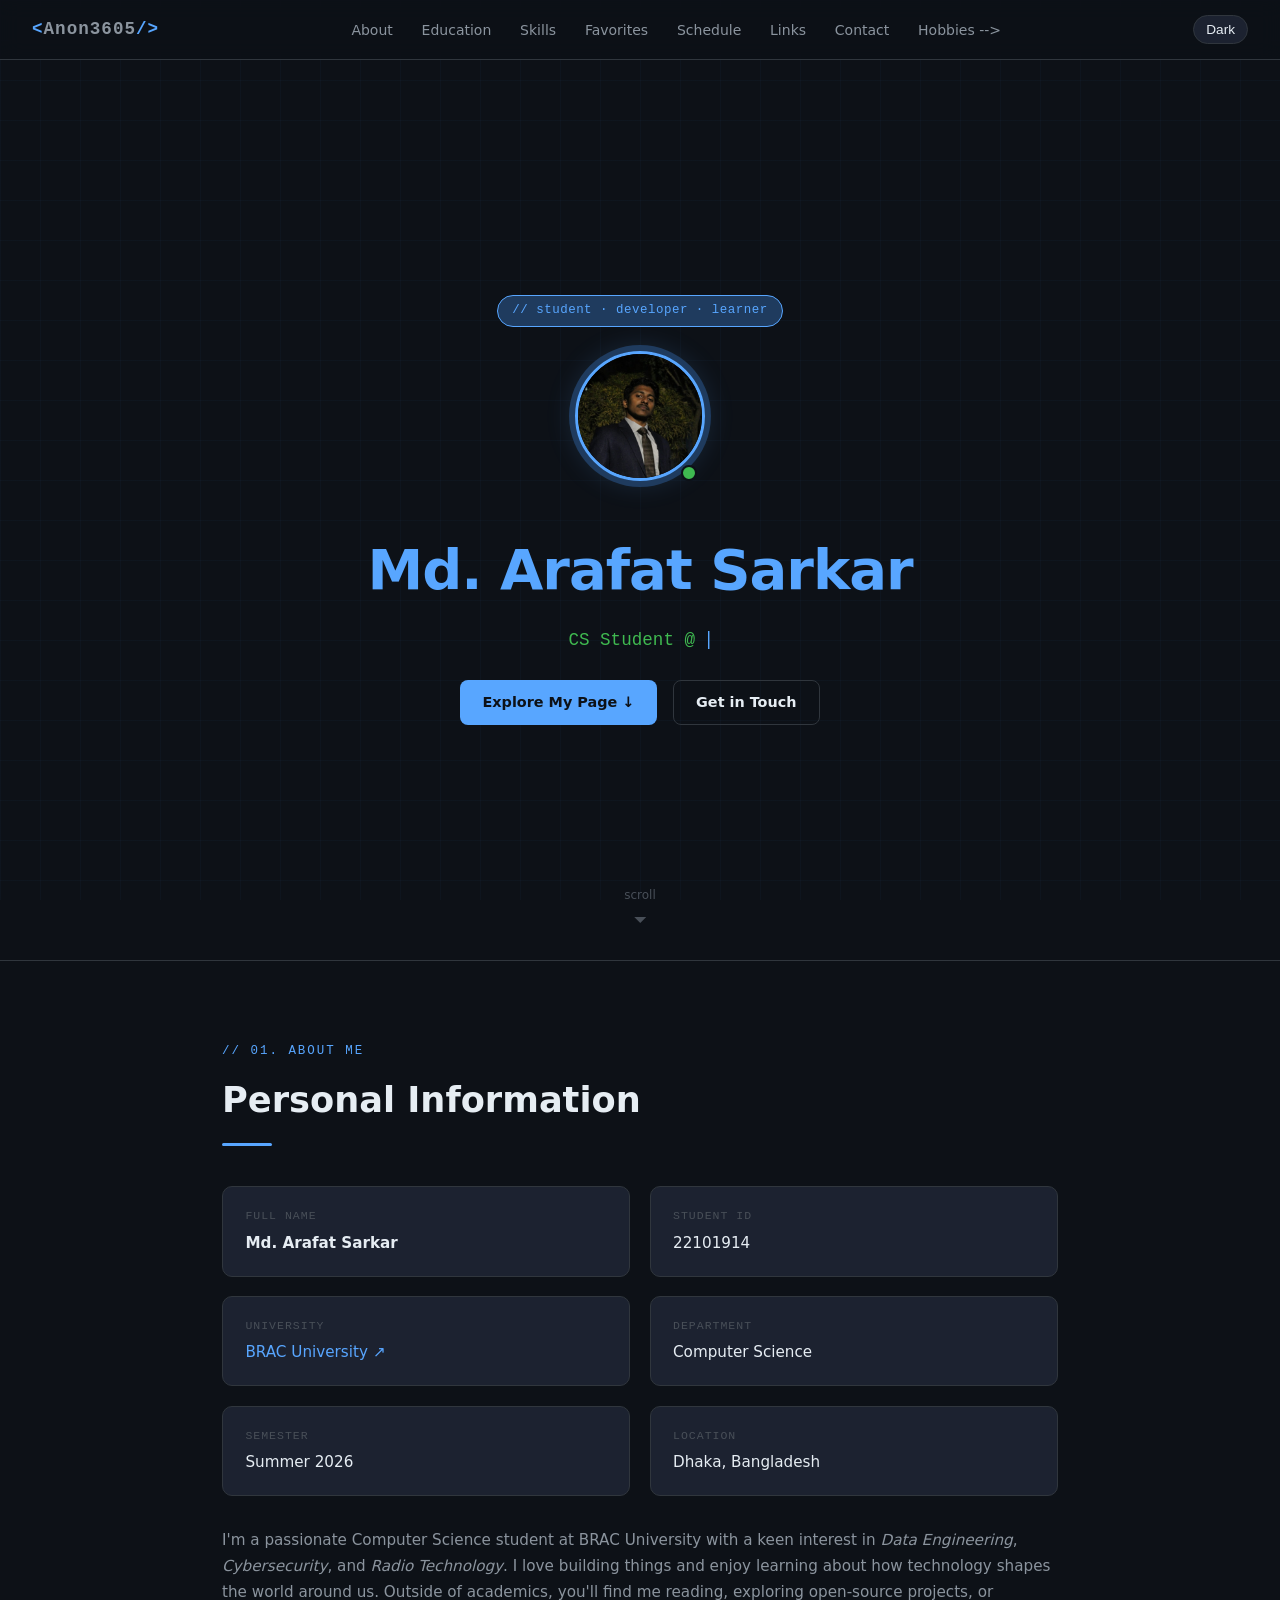
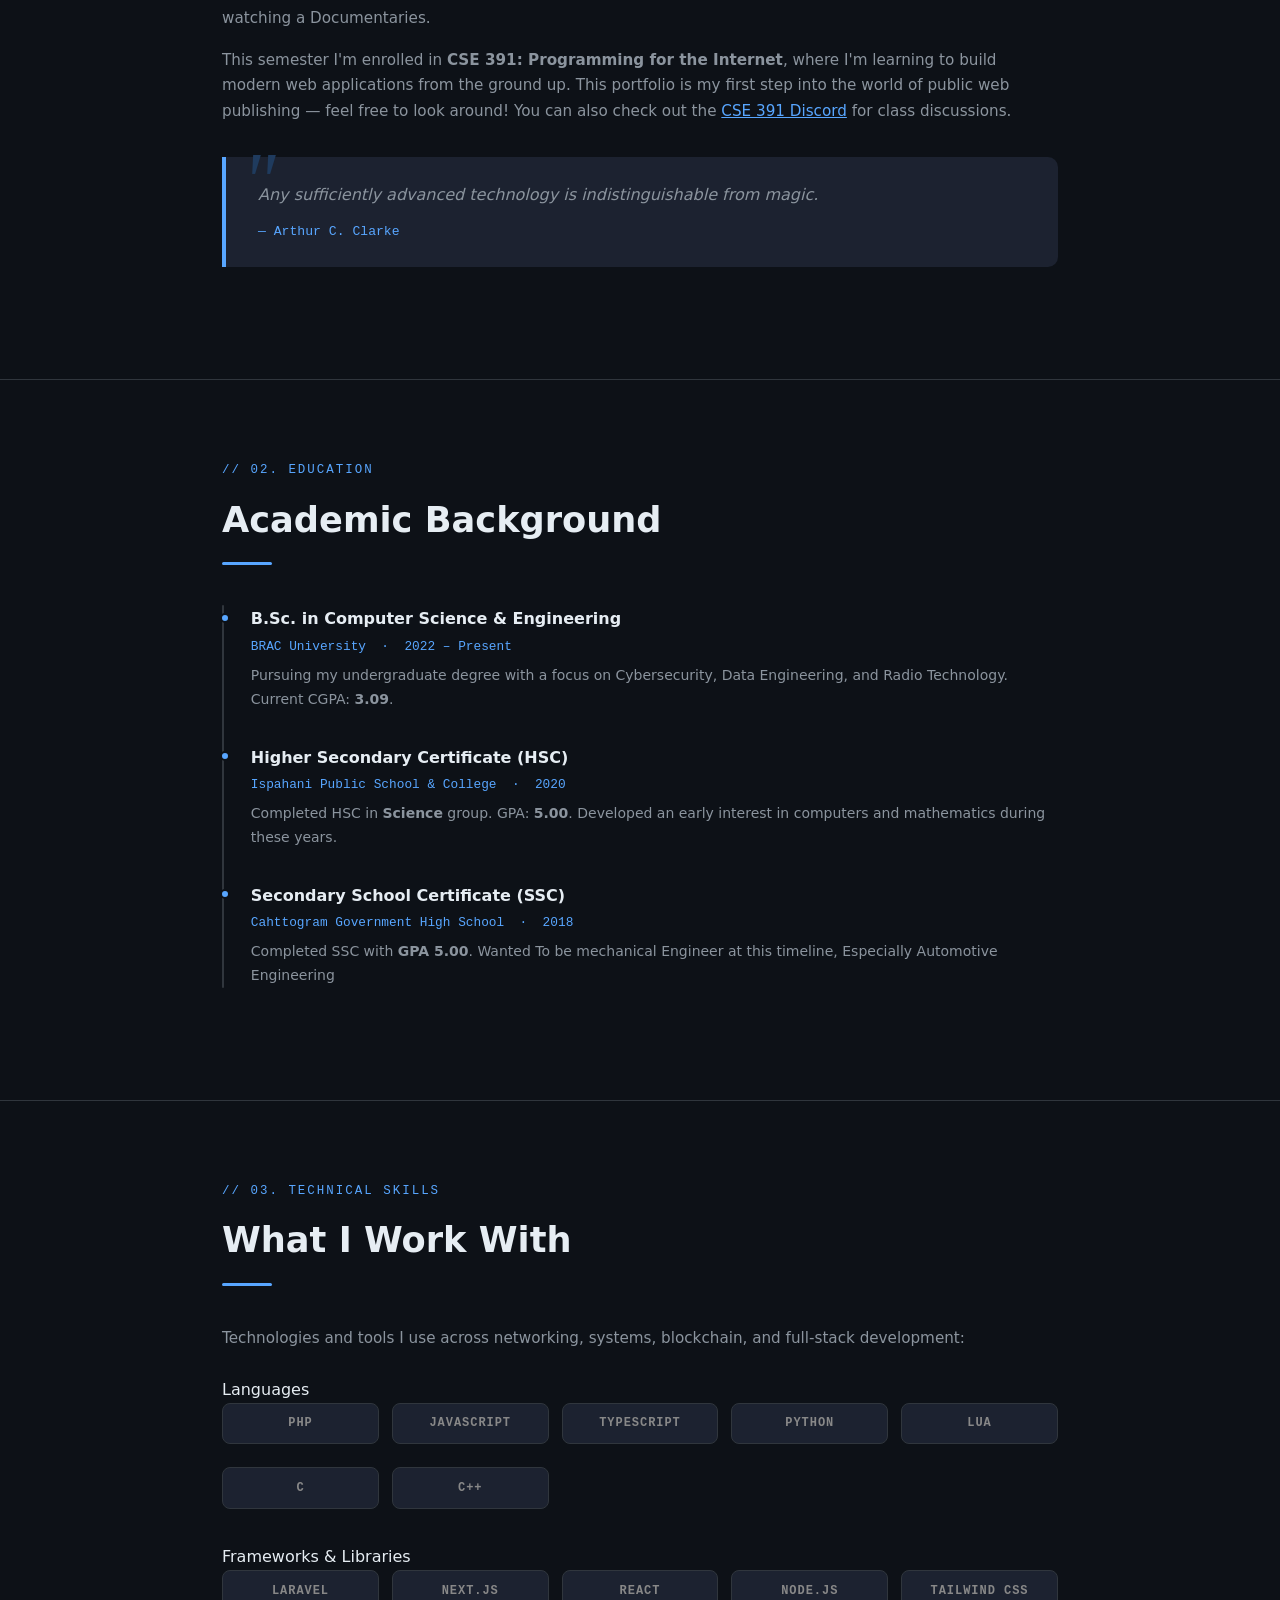
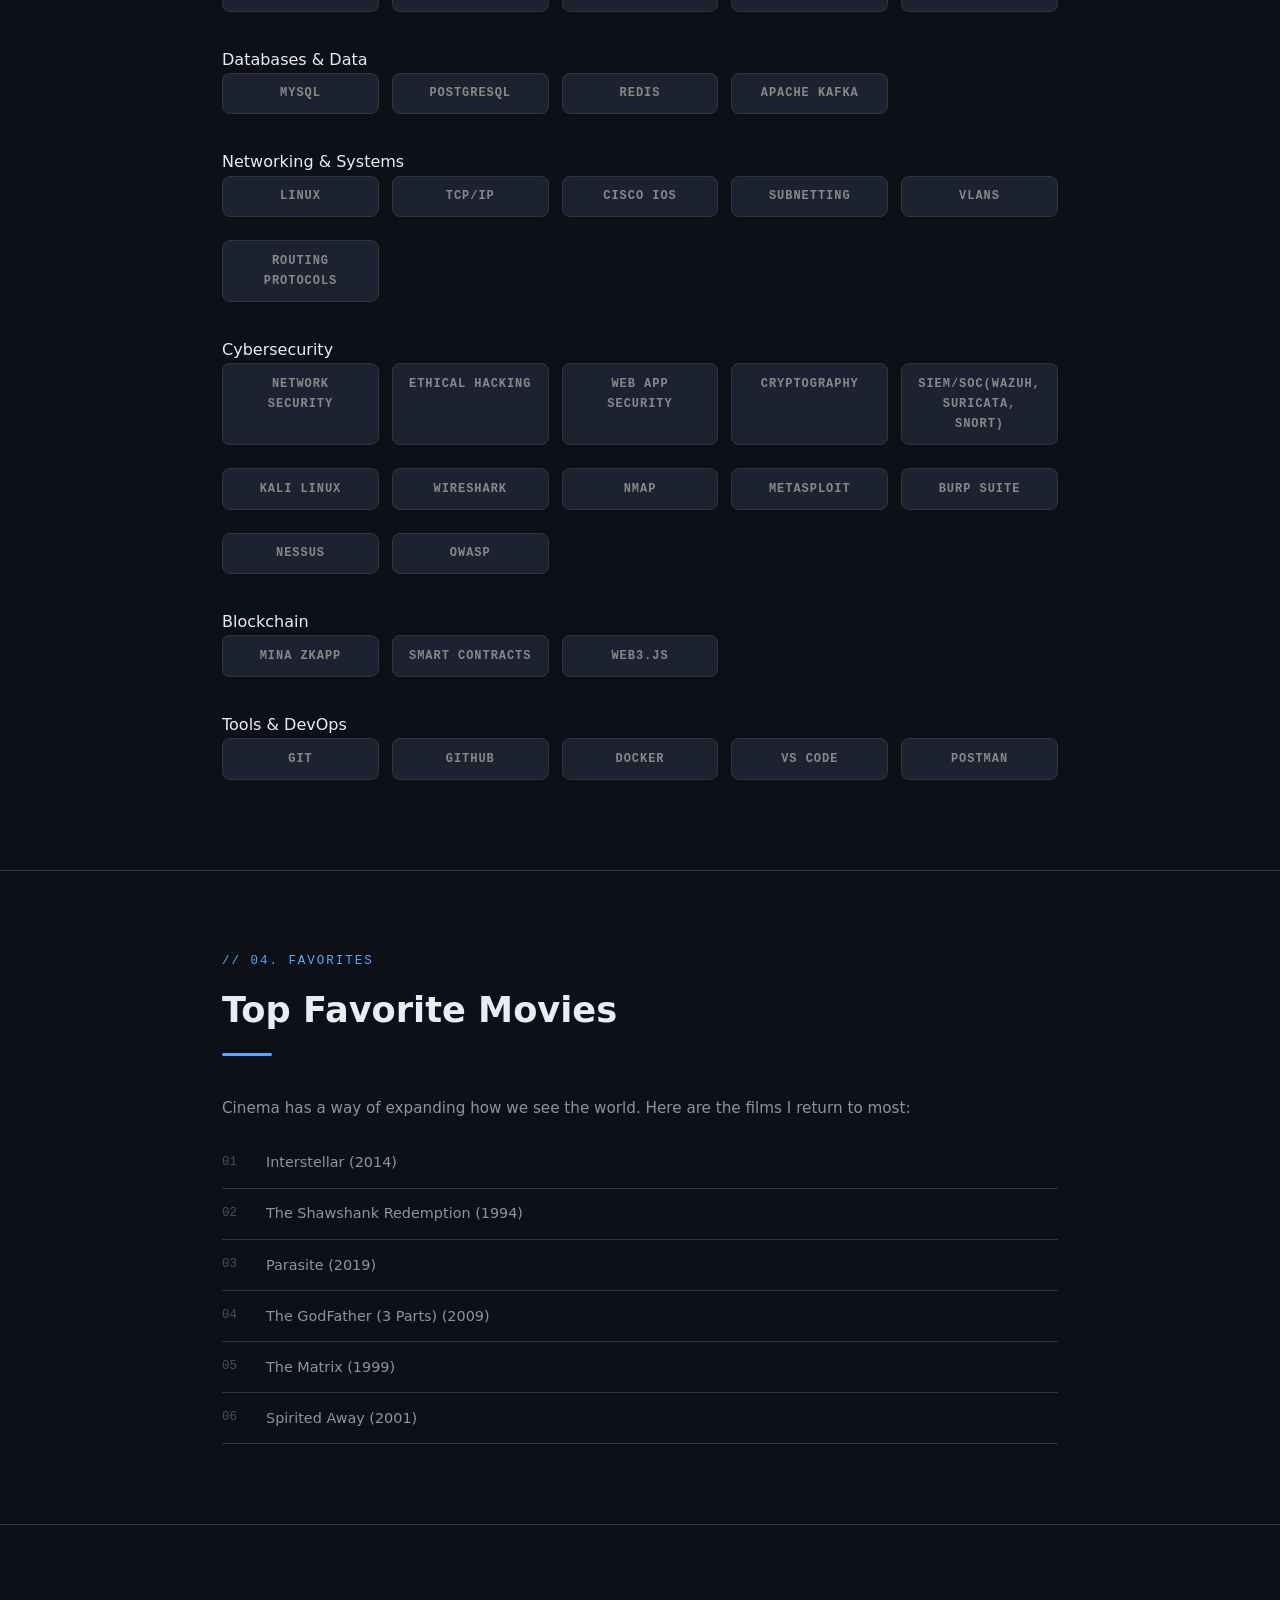
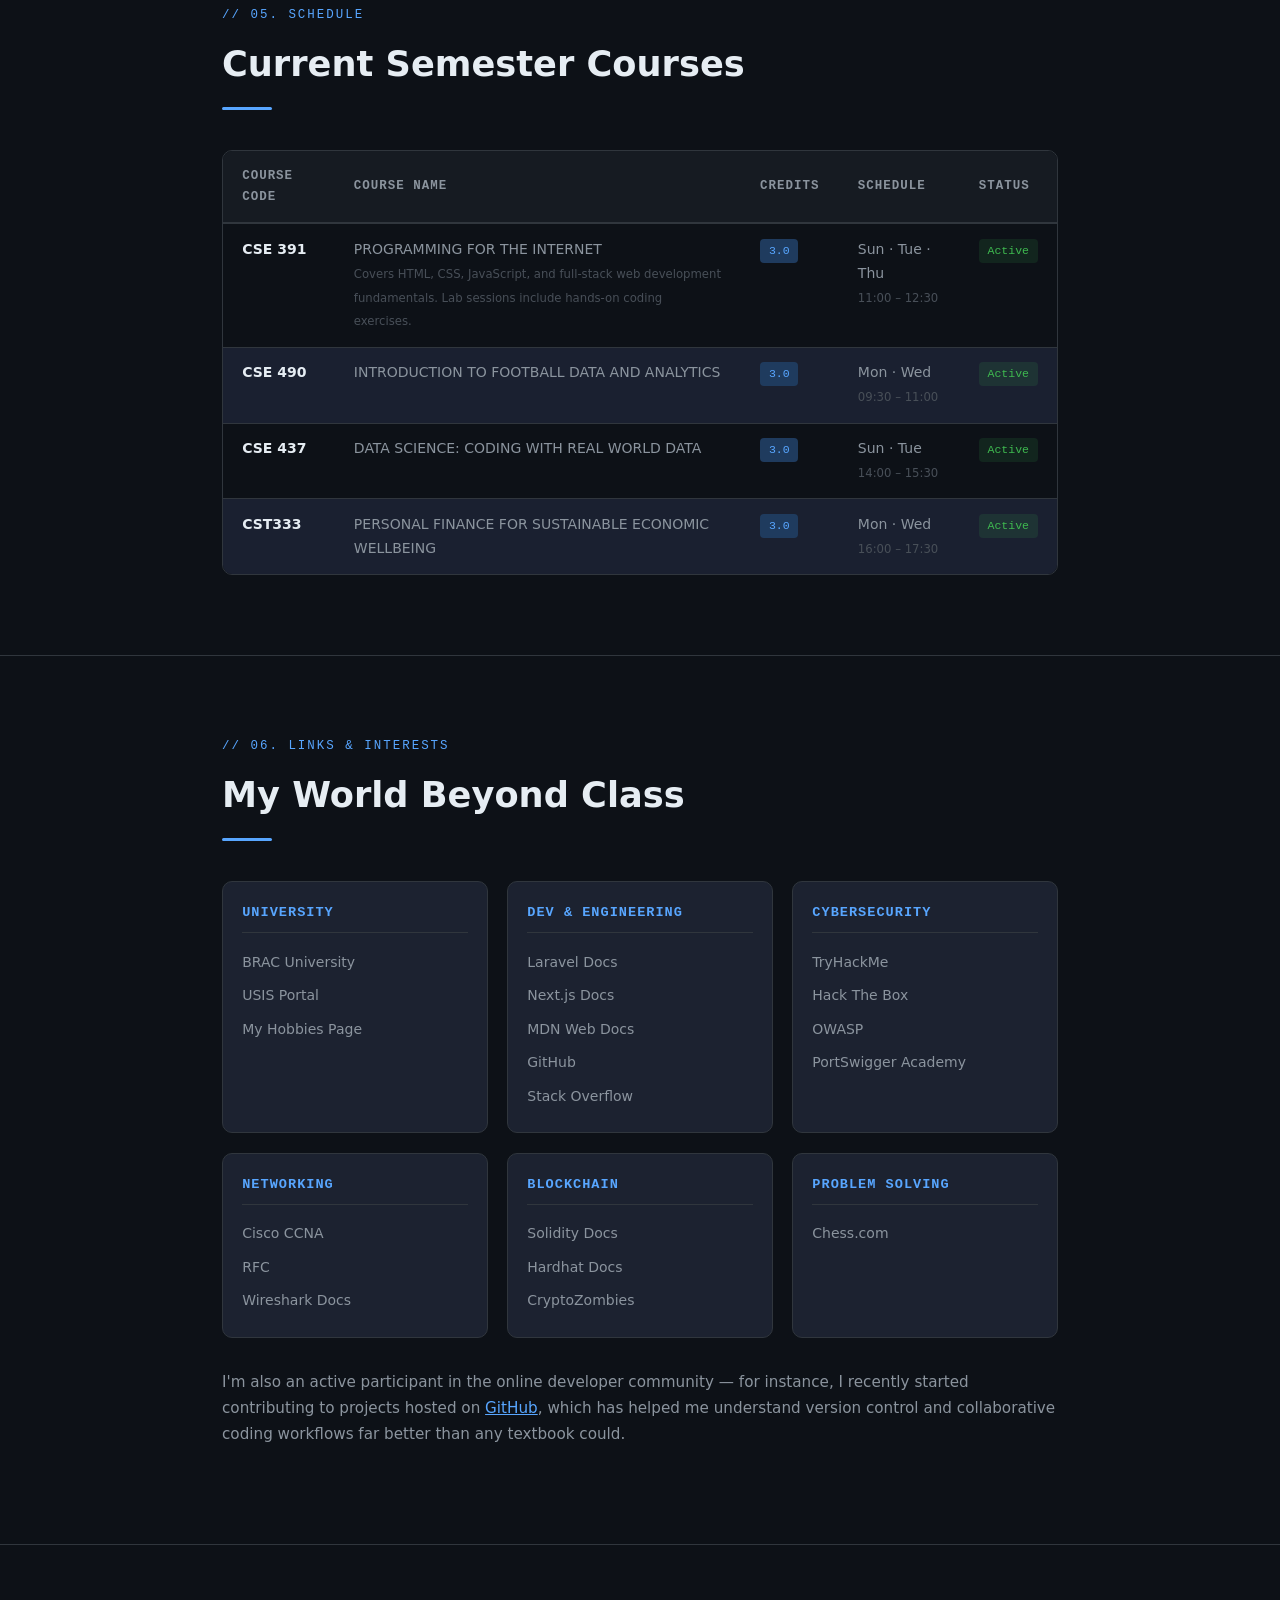
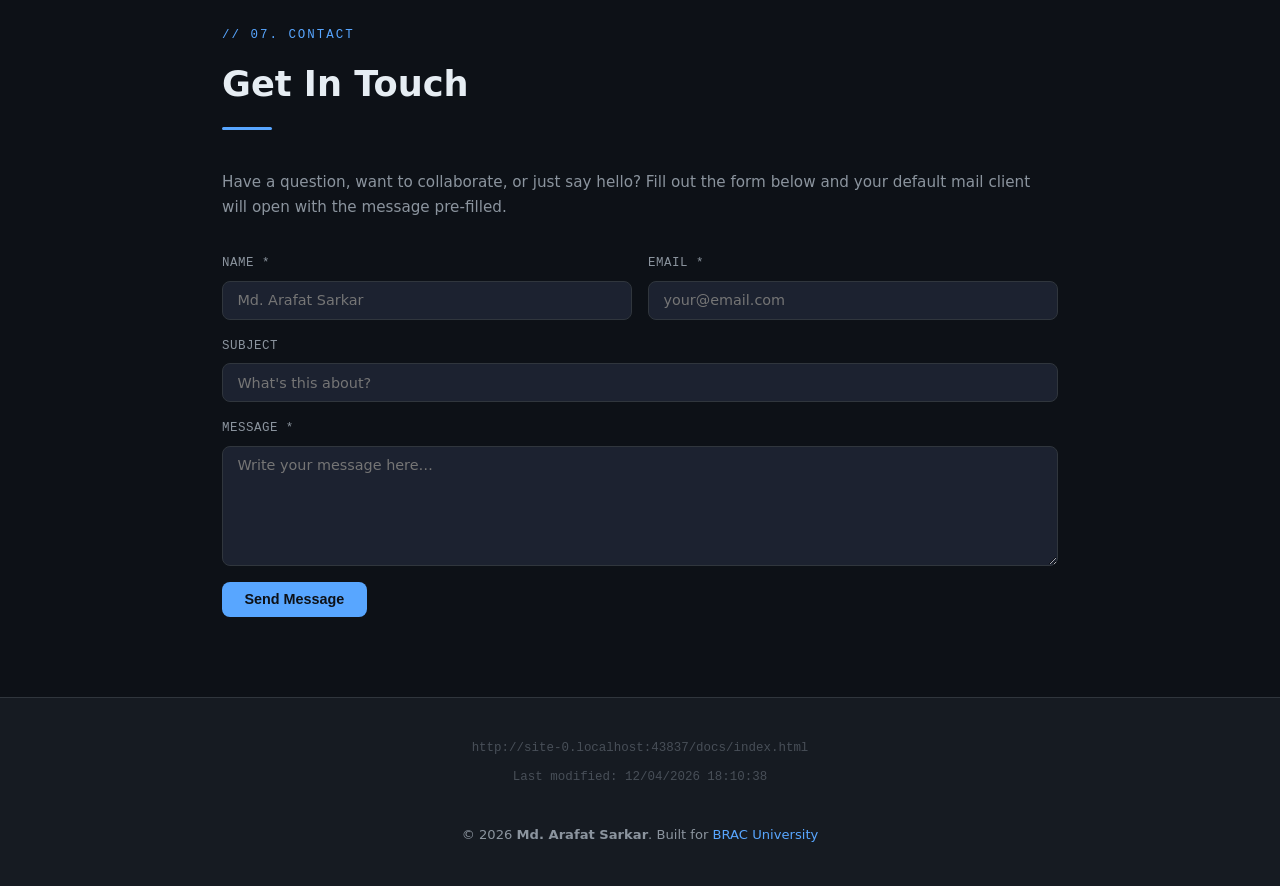
<file: docs/index.html>
<!DOCTYPE html>
<html lang="en">

<head>
    <meta charset="UTF-8" />
    <meta name="viewport" content="width=device-width, initial-scale=1.0" />
    <meta name="description" content="Personal homepage of Md. Arafat Sarkar — CSE student at BRAC University." />
    <meta name="author" content="Md. Arafat Sarkar" />
    <meta name="keywords" content="CSE, BRAC University, student, portfolio, web development" />
    <title>Md. Arafat Sarkar</title>

    <!-- External CSS -->
    <link rel="stylesheet" href="css/style.css" />

    <!-- Internal CSS: minor one-off overrides only -->
    <style>
        /* Inline-style alternative demo: hero name accent */
        
        .hero h1 .first-name {
            letter-spacing: -1px;
        }
    </style>
</head>

<body>

    <!-- ===================== NAVBAR ===================== -->
    <nav class="navbar" aria-label="Main navigation">
        <a href="#home" class="nav-logo">&lt;<span>Anon3605</span>/&gt;</a>

        <ul class="nav-links">
            <li><a href="#about">About</a></li>
            <li><a href="#education">Education</a></li>
            <li><a href="#skills">Skills</a></li>
            <li><a href="#favorites">Favorites</a></li>
            <li><a href="#schedule">Schedule</a></li>
            <li><a href="#links">Links</a></li>
            <li><a href="#contact">Contact</a></li>
            <li><a href="hobbies.html">Hobbies --> </a></li>
        </ul>

        <!-- Bonus: Dark / Light Toggle -->
        <button id="themeToggle" aria-label="Toggle theme"><span>Dark</span></button>
    </nav>

    <main>

        <!-- ===================== HERO (HOME) ===================== -->
        <section id="home" class="hero">
            <p class="hero-badge">// student · developer · learner</p>

            <div class="hero-photo-wrapper">
                <!-- LOCAL image stored in images/ folder -->
                <img src="images/photo.jpg" alt="Photo of Md. Arafat Sarkar" class="hero-photo" onerror="this.src='https://api.dicebear.com/8.x/initials/svg?seed=YN&backgroundColor=1c2230&textColor=58a6ff&radius=50'" />
                <span class="status-dot" title="Available for opportunities"></span>
            </div>

            <h1>
                <span class="highlight first-name">Md. Arafat Sarkar</span>
            </h1>
            <p class="hero-tagline">
                <span class="typed-text">CSE Student @ BRAC University</span><span style="color:var(--accent)">|</span>
            </p>

            <div class="hero-cta">
                <a href="#about" class="btn btn-primary">Explore My Page ↓</a>
                <a href="#contact" class="btn btn-outline">Get in Touch</a>
            </div>

            <div class="scroll-hint" aria-hidden="true">
                <span>scroll</span>
                <svg width="16" height="16" viewBox="0 0 16 16" fill="currentColor">
          <path d="M8 11L2 5h12z"/>
        </svg>
            </div>
        </section>

        <hr class="section-divider" />

        <!-- ===================== ABOUT / PERSONAL INFO ===================== -->
        <section id="about" class="section">
            <p class="section-label reveal">// 01. about me</p>
            <h2 class="section-title reveal">Personal Information</h2>

            <div class="info-grid reveal">
                <div class="info-card">
                    <p class="card-label">Full Name</p>
                    <p class="card-value"><strong>Md. Arafat Sarkar</strong></p>
                </div>
                <div class="info-card">
                    <p class="card-label">Student ID</p>
                    <p class="card-value">22101914</p>
                </div>
                <div class="info-card">
                    <p class="card-label">University</p>
                    <p class="card-value">
                        <a href="https://www.bracu.ac.bd" target="_blank" rel="noopener" style="color:var(--accent);text-decoration:none;">
              BRAC University ↗
            </a>
                    </p>
                </div>
                <div class="info-card">
                    <p class="card-label">Department</p>
                    <p class="card-value">Computer Science</p>
                </div>
                <div class="info-card">
                    <p class="card-label">Semester</p>
                    <p class="card-value">Summer 2026</p>
                </div>
                <div class="info-card">
                    <p class="card-label">Location</p>
                    <p class="card-value">Dhaka, Bangladesh</p>
                </div>
            </div>

            <p class="bio-text reveal">
                I'm a passionate Computer Science student at BRAC University with a keen interest in
                <em>Data Engineering</em>, <em>Cybersecurity</em>, and <em>Radio Technology</em>. I love building things and enjoy learning about how technology shapes the world around us. Outside of academics, you'll find me reading, exploring open-source
                projects, or watching a Documentaries.
            </p>

            <p class="bio-text reveal">
                This semester I'm enrolled in <strong>CSE 391: Programming for the Internet</strong>, where I'm learning to build modern web applications from the ground up. This portfolio is my first step into the world of public web publishing — feel
                free to look around! You can also check out the
                <a href="https://discord.gg/" target="_blank" rel="noopener" style="color:var(--accent);">CSE 391 Discord</a> for class discussions.
            </p>

            <!-- Favorite Quote -->
            <blockquote class="quote-block reveal">
                Any sufficiently advanced technology is indistinguishable from magic.
                <cite>— Arthur C. Clarke</cite>
            </blockquote>
        </section>

        <hr class="section-divider" />

        <!-- ===================== EDUCATION ===================== -->
        <section id="education" class="section">
            <p class="section-label reveal">// 02. education</p>
            <h2 class="section-title reveal">Academic Background</h2>

            <div class="timeline reveal">
                <div class="timeline-item">
                    <h3>B.Sc. in Computer Science & Engineering</h3>
                    <p class="meta">BRAC University &nbsp;·&nbsp; 2022 – Present</p>
                    <p>
                        Pursuing my undergraduate degree with a focus on Cybersecurity, Data Engineering, and Radio Technology. Current CGPA: <strong>3.09</strong>.
                    </p>
                </div>
                <div class="timeline-item">
                    <h3>Higher Secondary Certificate (HSC)</h3>
                    <p class="meta">Ispahani Public School & College &nbsp;·&nbsp; 2020</p>
                    <p>
                        Completed HSC in <strong>Science</strong> group. GPA: <strong>5.00</strong>. Developed an early interest in computers and mathematics during these years.
                    </p>
                </div>
                <div class="timeline-item">
                    <h3>Secondary School Certificate (SSC)</h3>
                    <p class="meta">Cahttogram Government High School &nbsp;·&nbsp; 2018</p>
                    <p>
                        Completed SSC with <strong>GPA 5.00</strong>. Wanted To be mechanical Engineer at this timeline, Especially Automotive Engineering</p>
                </div>
            </div>
        </section>

        <hr class="section-divider" />

        <!-- ===================== SKILLS ===================== -->
        <section id="skills" class="section">
            <p class="section-label reveal">// 03. technical skills</p>
            <h2 class="section-title reveal">What I Work With</h2>

            <p class="bio-text reveal" style="margin-bottom:1.5rem;">
                Technologies and tools I use across networking, systems, blockchain, and full-stack development:
            </p>

            <div class="reveal" style="margin-bottom:1.5rem;">
                <p class="group-label">Languages</p>
                <div class="skills-grid">
                    <span class="skill-badge"><b>PHP</b></span>
                    <span class="skill-badge"><b>JavaScript</b></span>
                    <span class="skill-badge"><b>TypeScript</b></span>
                    <span class="skill-badge"><b>Python</b></span>
                    <span class="skill-badge"><b>Lua</b></span>
                    <span class="skill-badge"><b>C</b></span>
                    <span class="skill-badge"><b>C++</b></span>
                </div>
            </div>

            <div class="reveal" style="margin-bottom:1.5rem;">
                <p class="group-label">Frameworks & Libraries</p>
                <div class="skills-grid">
                    <span class="skill-badge green"><b>Laravel</b></span>
                    <span class="skill-badge green"><b>Next.js</b></span>
                    <span class="skill-badge green"><b>React</b></span>
                    <span class="skill-badge green"><b>Node.js</b></span>
                    <span class="skill-badge green"><b>Tailwind CSS</b></span>
                </div>
            </div>

            <div class="reveal" style="margin-bottom:1.5rem;">
                <p class="group-label">Databases & Data</p>
                <div class="skills-grid">
                    <span class="skill-badge orange"><b>MySQL</b></span>
                    <span class="skill-badge orange"><b>PostgreSQL</b></span>
                    <span class="skill-badge orange"><b>Redis</b></span>
                    <span class="skill-badge orange"><b>Apache Kafka</b></span>
                </div>
            </div>

            <div class="reveal" style="margin-bottom:1.5rem;">
                <p class="group-label">Networking & Systems</p>
                <div class="skills-grid">
                    <span class="skill-badge purple"><b>Linux</b></span>
                    <span class="skill-badge purple"><b>TCP/IP</b></span>
                    <span class="skill-badge purple"><b>Cisco IOS</b></span>
                    <span class="skill-badge purple"><b>Subnetting</b></span>
                    <span class="skill-badge purple"><b>VLANs</b></span>
                    <span class="skill-badge purple"><b>Routing Protocols</b></span>
                </div>
            </div>

            <div class="reveal" style="margin-bottom:1.5rem;">
                <p class="group-label">Cybersecurity</p>
                <div class="skills-grid">
                    <span class="skill-badge red"><b>Network Security</b></span>
                    <span class="skill-badge red"><b>Ethical Hacking</b></span>
                    <span class="skill-badge red"><b>Web App Security</b></span>
                    <span class="skill-badge red"><b>Cryptography</b></span>
                    <span class="skill-badge red"><b>SIEM/SOC(Wazuh, Suricata, Snort)</b></span>
                    <span class="skill-badge red"><b>Kali Linux</b></span>
                    <span class="skill-badge red"><b>Wireshark</b></span>
                    <span class="skill-badge red"><b>Nmap</b></span>
                    <span class="skill-badge red"><b>Metasploit</b></span>
                    <span class="skill-badge red"><b>Burp Suite</b></span>
                    <span class="skill-badge red"><b>Nessus</b></span>
                    <span class="skill-badge red"><b>OWASP</b></span>
                </div>
            </div>

            <div class="reveal" style="margin-bottom:1.5rem;">
                <p class="group-label">Blockchain</p>
                <div class="skills-grid">
                    <span class="skill-badge orange"><b>Mina ZkApp</b></span>
                    <span class="skill-badge orange"><b>Smart Contracts</b></span>
                    <span class="skill-badge orange"><b>Web3.js</b></span>
                </div>
            </div>

            <div class="reveal">
                <p class="group-label">Tools & DevOps</p>
                <div class="skills-grid">
                    <span class="skill-badge"><b>Git</b></span>
                    <span class="skill-badge"><b>GitHub</b></span>
                    <span class="skill-badge"><b>Docker</b></span>
                    <span class="skill-badge"><b>VS Code</b></span>
                    <span class="skill-badge"><b>Postman</b></span>
                </div>
            </div>
        </section>

        <hr class="section-divider" />

        <!-- ===================== FAVORITES LIST ===================== -->
        <section id="favorites" class="section">
            <p class="section-label reveal">// 04. favorites</p>
            <h2 class="section-title reveal">Top Favorite Movies</h2>

            <p class="bio-text reveal">
                Cinema has a way of expanding how we see the world. Here are the films I return to most:
            </p>

            <ol class="favorites-list reveal">
                <li>Interstellar (2014)</li>
                <li>The Shawshank Redemption (1994)</li>
                <li>Parasite (2019)</li>
                <li>The GodFather (3 Parts) (2009)</li>
                <li>The Matrix (1999)</li>
                <li>Spirited Away (2001)</li>
            </ol>
        </section>

        <hr class="section-divider" />

        <!-- ===================== SCHEDULE TABLE ===================== -->
        <section id="schedule" class="section">
            <p class="section-label reveal">// 05. schedule</p>
            <h2 class="section-title reveal">Current Semester Courses</h2>

            <div class="table-wrapper reveal">
                <table>
                    <thead>
                        <tr>
                            <th>Course Code</th>
                            <th>Course Name</th>
                            <th>Credits</th>
                            <th>Schedule</th>
                            <th>Status</th>
                        </tr>
                    </thead>
                    <tbody>
                        <tr>
                            <!-- Row with multi-line content -->
                            <td class="td-bold">CSE 391</td>
                            <td>
                                PROGRAMMING FOR THE INTERNET
                                <br />
                                <small style="color:var(--text-muted);">
                  Covers HTML, CSS, JavaScript, and full-stack web development fundamentals.
                  Lab sessions include hands-on coding exercises.
                </small>
                            </td>
                            <td><span class="tag tag-blue">3.0</span></td>
                            <!-- rowspan demo: merge across two rows conceptually via coloring -->
                            <td>Sun · Tue · Thu<br /><small style="color:var(--text-muted);">11:00 – 12:30</small></td>
                            <td><span class="tag tag-green">Active</span></td>
                        </tr>
                        <tr>
                            <td class="td-bold">CSE 490 </td>
                            <td>
                                INTRODUCTION TO FOOTBALL DATA AND ANALYTICS
                            </td>
                            <td><span class="tag tag-blue">3.0</span></td>
                            <td>Mon · Wed<br /><small style="color:var(--text-muted);">09:30 – 11:00</small></td>
                            <td><span class="tag tag-green">Active</span></td>
                        </tr>
                        <tr>
                            <td class="td-bold">CSE 437</td>
                            <td>DATA SCIENCE: CODING WITH REAL WORLD DATA</td>
                            <td><span class="tag tag-blue">3.0</span></td>
                            <td>Sun · Tue<br /><small style="color:var(--text-muted);">14:00 – 15:30</small></td>
                            <td><span class="tag tag-green">Active</span></td>
                        </tr>
                        <tr>
                            <td class="td-bold">CST333</td>
                            <td>PERSONAL FINANCE FOR SUSTAINABLE ECONOMIC WELLBEING</td>
                            <td><span class="tag tag-blue">3.0</span></td>
                            <td>Mon · Wed<br /><small style="color:var(--text-muted);">16:00 – 17:30</small></td>
                            <td><span class="tag tag-green">Active</span></td>
                        </tr>
                    </tbody>
                </table>
            </div>
        </section>

        <hr class="section-divider" />

        <!-- ===================== LINKS & HOBBIES ===================== -->
        <section id="links" class="section">
            <p class="section-label reveal">// 06. links &amp; interests</p>
            <h2 class="section-title reveal">My World Beyond Class</h2>

            <div class="links-grid reveal">

                <div class="link-category">
                    <h3>University</h3>
                    <ul>
                        <li><a href="https://www.bracu.ac.bd" target="_blank" rel="noopener">BRAC University</a></li>
                        <li><a href="https://usis.bracu.ac.bd" target="_blank" rel="noopener">USIS Portal</a></li>
                        <li><a href="hobbies.html">My Hobbies Page</a></li>
                    </ul>
                </div>

                <div class="link-category">
                    <h3>Dev & Engineering</h3>
                    <ul>
                        <li><a href="https://laravel.com/docs" target="_blank" rel="noopener">Laravel Docs</a></li>
                        <li><a href="https://nextjs.org/docs" target="_blank" rel="noopener">Next.js Docs</a></li>
                        <li><a href="https://developer.mozilla.org" target="_blank" rel="noopener">MDN Web Docs</a></li>
                        <li><a href="https://github.com" target="_blank" rel="noopener">GitHub</a></li>
                        <li><a href="https://stackoverflow.com" target="_blank" rel="noopener">Stack Overflow</a></li>
                    </ul>
                </div>

                <div class="link-category">
                    <h3>Cybersecurity</h3>
                    <ul>
                        <li><a href="https://tryhackme.com" target="_blank" rel="noopener">TryHackMe</a></li>
                        <li><a href="https://hackthebox.com" target="_blank" rel="noopener">Hack The Box</a></li>
                        <li><a href="https://owasp.org" target="_blank" rel="noopener">OWASP</a></li>
                        <li><a href="https://portswigger.net/web-security" target="_blank" rel="noopener">PortSwigger Academy</a></li>
                    </ul>
                </div>

                <div class="link-category">
                    <h3>Networking</h3>
                    <ul>
                        <li><a href="https://www.cisco.com/c/en/us/training-events/training-certifications/certifications/associate/ccna.html" target="_blank" rel="noopener">Cisco CCNA</a></li>
                        <li><a href="https://www.rfc-editor.org" target="_blank" rel="noopener">RFC</a></li>
                        <li><a href="https://www.wireshark.org/docs/" target="_blank" rel="noopener">Wireshark Docs</a></li>
                    </ul>
                </div>

                <div class="link-category">
                    <h3>Blockchain</h3>
                    <ul>
                        <li><a href="https://docs.soliditylang.org" target="_blank" rel="noopener">Solidity Docs</a></li>
                        <li><a href="https://hardhat.org/docs" target="_blank" rel="noopener">Hardhat Docs</a></li>
                        <li><a href="https://cryptozombies.io" target="_blank" rel="noopener">CryptoZombies</a></li>
                    </ul>
                </div>

                <div class="link-category">
                    <h3>Problem Solving</h3>
                    <ul>
                        <li><a href="https://www.chess.com" target="_blank" rel="noopener">Chess.com</a></li>
                    </ul>
                </div>

            </div>

            <!-- Inline-embedded hyperlink in a sentence (requirement) -->
            <p class="bio-text reveal" style="margin-top:2rem;">
                I'm also an active participant in the online developer community — for instance, I recently started contributing to projects hosted on
                <a href="https://github.com/anon3605" target="_blank" rel="noopener" style="color:var(--accent);">GitHub</a>, which has helped me understand version control and collaborative coding workflows far better than any textbook could.
            </p>
        </section>

        <hr class="section-divider" />

        <!-- ===================== CONTACT FORM (BONUS) ===================== -->
        <section id="contact" class="section">
            <p class="section-label reveal">// 07. contact</p>
            <h2 class="section-title reveal">Get In Touch</h2>

            <p class="bio-text reveal" style="margin-bottom:2rem;">
                Have a question, want to collaborate, or just say hello? Fill out the form below and your default mail client will open with the message pre-filled.
            </p>

            <form id="contactForm" class="reveal" novalidate>
                <div class="form-grid">
                    <div class="form-group">
                        <label for="fname">Name *</label>
                        <input type="text" id="fname" name="name" placeholder="Md. Arafat Sarkar" required />
                    </div>
                    <div class="form-group">
                        <label for="femail">Email *</label>
                        <input type="email" id="femail" name="email" placeholder="your@email.com" required />
                    </div>
                    <div class="form-group full">
                        <label for="fsubject">Subject</label>
                        <input type="text" id="fsubject" name="subject" placeholder="What's this about?" />
                    </div>
                    <div class="form-group full">
                        <label for="fmessage">Message *</label>
                        <textarea id="fmessage" name="message" placeholder="Write your message here…" required></textarea>
                    </div>
                </div>
                <button type="submit" class="btn btn-primary" style="margin-top:1rem;">
          Send Message
        </button>
                <div id="formStatus" style="display:none;"></div>
            </form>
        </section>

    </main>

    <!-- ===================== FOOTER ===================== -->
    <footer>
        <!-- JS-generated metadata (requirement) -->
        <p class="footer-meta" id="pageLocation"></p>
        <p class="footer-meta" id="lastModified"></p><br>
        <p class="footer-copy">
            &copy;
            <script>
                document.write(new Date().getFullYear())
            </script> <strong>Md. Arafat Sarkar</strong>. Built for
            <a href="https://www.bracu.ac.bd" target="_blank" rel="noopener">BRAC University</a>
        </p>
    </footer>

    <!-- External JS file -->
    <script src="js/main.js"></script>

</body>

</html>
</file>
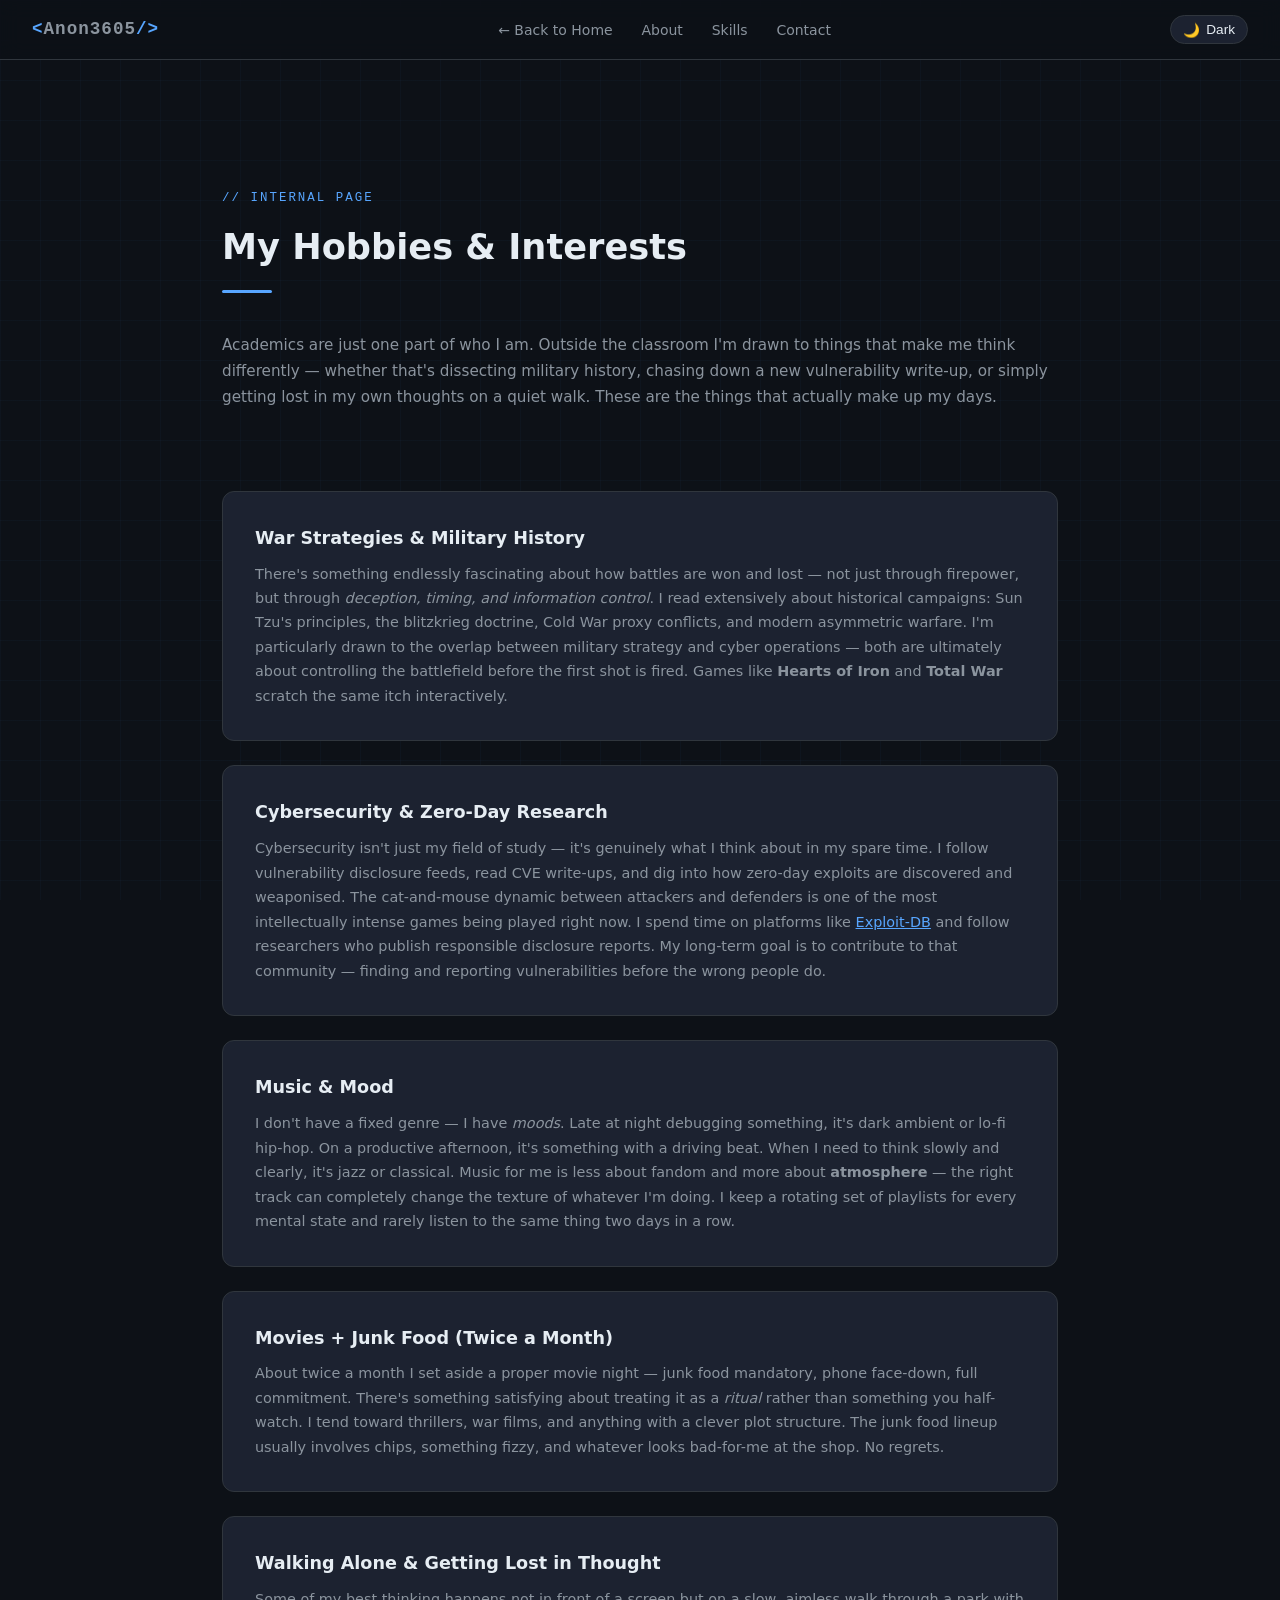
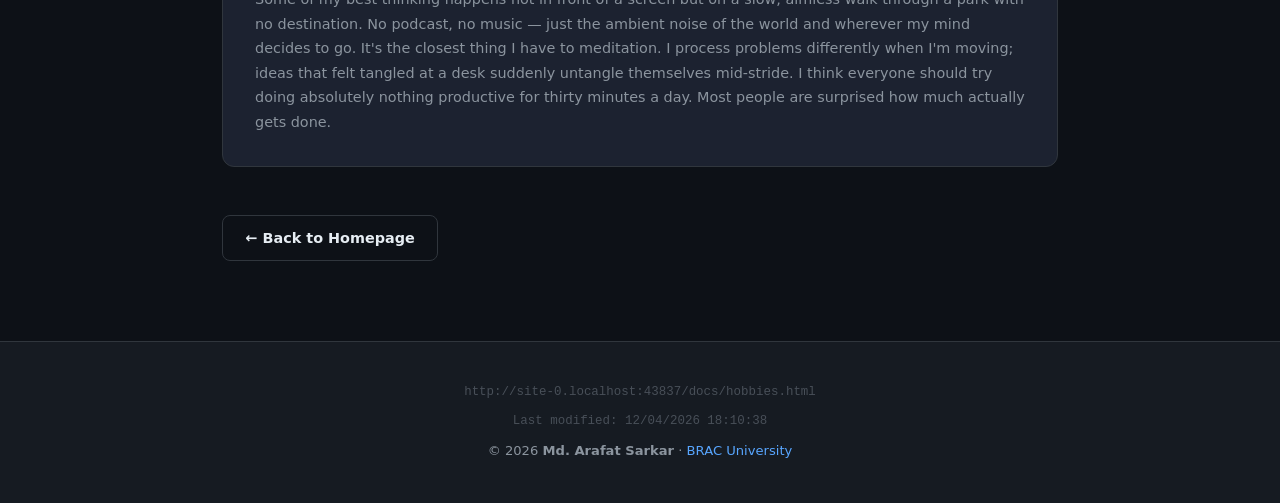
<file: docs/hobbies.html>
<!DOCTYPE html>
<html lang="en">

<head>
    <meta charset="UTF-8" />
    <meta name="viewport" content="width=device-width, initial-scale=1.0" />
    <meta name="description" content="Hobbies and interests of [Your Name]" />
    <meta name="author" content="[Your Name]" />
    <title>Hobbies | [Your Name]</title>
    <link rel="stylesheet" href="css/style.css" />
    <style>
        /* Internal style: page-specific hero tweak */
        
        .page-hero {
            padding: 8rem 2rem 4rem;
            max-width: 900px;
            margin: 0 auto;
        }
        
        .hobby-card {
            background: var(--bg-card);
            border: 1px solid var(--border);
            border-radius: 12px;
            padding: 2rem;
            margin-bottom: 1.5rem;
            transition: border-color 0.2s ease, transform 0.2s ease;
        }
        
        .hobby-card:hover {
            border-color: var(--accent);
            transform: translateX(4px);
        }
        
        .hobby-card h3 {
            font-size: 1.1rem;
            margin-bottom: 0.5rem;
            display: flex;
            align-items: center;
            gap: 0.6rem;
        }
        
        .hobby-card p {
            color: var(--text-secondary);
            font-size: 0.9rem;
        }
        /* Inline style demo: small width adjustment */
    </style>
</head>

<body>

    <nav class="navbar" aria-label="Main navigation">
        <a href="index.html" class="nav-logo">&lt;<span>Anon3605</span>/&gt;</a>
        <ul class="nav-links">
            <li><a href="index.html">← Back to Home</a></li>
            <li><a href="index.html#about">About</a></li>
            <li><a href="index.html#skills">Skills</a></li>
            <li><a href="index.html#contact">Contact</a></li>
        </ul>
        <button id="themeToggle" aria-label="Toggle theme">🌙 <span>Dark</span></button>
    </nav>

    <main>
        <div class="page-hero">
            <p class="section-label reveal">// internal page</p>
            <h1 class="section-title reveal" style="font-size:2.2rem;">My Hobbies &amp; Interests</h1>
            <p class="bio-text reveal">
                Academics are just one part of who I am. Outside the classroom I'm drawn to things that make me think differently — whether that's dissecting military history, chasing down a new vulnerability write-up, or simply getting lost in my own thoughts on a quiet
                walk. These are the things that actually make up my days.
            </p>
        </div>

        <div class="section" style="padding-top:0;">

            <div id="war-strategy" class="hobby-card reveal">
                <h3>War Strategies &amp; Military History</h3>
                <p>
                    There's something endlessly fascinating about how battles are won and lost — not just through firepower, but through <em>deception, timing, and information control</em>. I read extensively about historical campaigns: Sun Tzu's principles,
                    the blitzkrieg doctrine, Cold War proxy conflicts, and modern asymmetric warfare. I'm particularly drawn to the overlap between military strategy and cyber operations — both are ultimately about controlling the battlefield before the
                    first shot is fired. Games like
                    <strong>Hearts of Iron</strong> and <strong>Total War</strong> scratch the same itch interactively.
                </p>
            </div>

            <div id="cybersecurity" class="hobby-card reveal">
                <h3>Cybersecurity &amp; Zero-Day Research</h3>
                <p>
                    Cybersecurity isn't just my field of study — it's genuinely what I think about in my spare time. I follow vulnerability disclosure feeds, read CVE write-ups, and dig into how zero-day exploits are discovered and weaponised. The cat-and-mouse dynamic between
                    attackers and defenders is one of the most intellectually intense games being played right now. I spend time on platforms like
                    <a href="https://www.exploit-db.com" target="_blank" rel="noopener" style="color:var(--accent);">Exploit-DB</a> and follow researchers who publish responsible disclosure reports. My long-term goal is to contribute to that community
                    — finding and reporting vulnerabilities before the wrong people do.
                </p>
            </div>

            <div id="music" class="hobby-card reveal">
                <h3>Music &amp; Mood</h3>
                <p>
                    I don't have a fixed genre — I have <em>moods</em>. Late at night debugging something, it's dark ambient or lo-fi hip-hop. On a productive afternoon, it's something with a driving beat. When I need to think slowly and clearly, it's
                    jazz or classical. Music for me is less about fandom and more about <strong>atmosphere</strong> — the right track can completely change the texture of whatever I'm doing. I keep a rotating set of playlists for every mental state and
                    rarely listen to the same thing two days in a row.
                </p>
            </div>

            <div id="movies" class="hobby-card reveal">
                <h3>Movies + Junk Food (Twice a Month)</h3>
                <p>
                    About twice a month I set aside a proper movie night — junk food mandatory, phone face-down, full commitment. There's something satisfying about treating it as a
                    <em>ritual</em> rather than something you half-watch. I tend toward thrillers, war films, and anything with a clever plot structure. The junk food lineup usually involves chips, something fizzy, and whatever looks bad-for-me at the
                    shop. No regrets.
                </p>
            </div>

            <div id="walking" class="hobby-card reveal">
                <h3>Walking Alone &amp; Getting Lost in Thought</h3>
                <p>
                    Some of my best thinking happens not in front of a screen but on a slow, aimless walk through a park with no destination. No podcast, no music — just the ambient noise of the world and wherever my mind decides to go. It's the closest thing I have to meditation.
                    I process problems differently when I'm moving; ideas that felt tangled at a desk suddenly untangle themselves mid-stride. I think everyone should try doing absolutely nothing productive for thirty minutes a day. Most people are surprised
                    how much actually gets done.
                </p>
            </div>

            <div style="margin-top:3rem;" class="reveal">
                <a href="index.html" class="btn btn-outline">← Back to Homepage</a>
            </div>

        </div>
    </main>

    <footer>
        <p class="footer-meta" id="pageLocation"></p>
        <p class="footer-meta" id="lastModified"></p>
        <p class="footer-copy">
            &copy;
            <script>
                document.write(new Date().getFullYear())
            </script>
            <strong>Md. Arafat Sarkar</strong> ·
            <a href="https://www.bracu.ac.bd" target="_blank" rel="noopener">BRAC University</a>
        </p>
    </footer>

    <script src="js/main.js"></script>
</body>

</html>
</file>
<file: docs/css/style.css>
/* --- CSS Variables for Dark/Light Mode --- */

:root {
    --bg-primary: #0d1117;
    --bg-secondary: #161b22;
    --bg-card: #1c2230;
    --accent: #58a6ff;
    --accent-dim: #1f3b5e;
    --text-primary: #e6edf3;
    --text-secondary: #8b949e;
    --text-muted: #484f58;
    --border: #30363d;
    --green: #3fb950;
    --purple: #bc8cff;
    --orange: #f0883e;
    --danger: #f85149;
    --table-stripe: #1a2030;
    --table-hover: #243044;
    --nav-bg: rgba(13, 17, 23, 0.92);
}

body.light-mode {
    --bg-primary: #f0f2f5;
    --bg-secondary: #ffffff;
    --bg-card: #f6f8fa;
    --accent: #0969da;
    --accent-dim: #dbeafe;
    --text-primary: #1f2328;
    --text-secondary: #57606a;
    --text-muted: #afb8c1;
    --border: #d0d7de;
    --green: #1a7f37;
    --purple: #8250df;
    --orange: #bc4c00;
    --table-stripe: #f6f8fa;
    --table-hover: #dbeafe;
    --nav-bg: rgba(240, 242, 245, 0.95);
}


/* --- Reset & Base --- */

*,
*::before,
*::after {
    margin: 0;
    padding: 0;
    box-sizing: border-box;
}

html {
    scroll-behavior: smooth;
    font-size: 16px;
}

body {
    font-family: 'Segoe UI', system-ui, -apple-system, sans-serif;
    background-color: var(--bg-primary);
    color: var(--text-primary);
    line-height: 1.7;
    transition: background-color 0.3s ease, color 0.3s ease;
    overflow-x: hidden;
}


/* --- Animated Background Grid --- */

body::before {
    content: '';
    position: fixed;
    top: 0;
    left: 0;
    width: 100%;
    height: 100%;
    background-image: linear-gradient(rgba(88, 166, 255, 0.03) 1px, transparent 1px), linear-gradient(90deg, rgba(88, 166, 255, 0.03) 1px, transparent 1px);
    background-size: 40px 40px;
    pointer-events: none;
    z-index: 0;
}


/* --- Navbar --- */

.navbar {
    position: fixed;
    top: 0;
    left: 0;
    right: 0;
    background: var(--nav-bg);
    backdrop-filter: blur(10px);
    -webkit-backdrop-filter: blur(10px);
    border-bottom: 1px solid var(--border);
    z-index: 1000;
    padding: 0 2rem;
    height: 60px;
    display: flex;
    align-items: center;
    justify-content: space-between;
    transition: background 0.3s ease;
}

.nav-logo {
    font-size: 1.1rem;
    font-weight: 700;
    color: var(--accent);
    text-decoration: none;
    letter-spacing: 1px;
    font-family: 'Courier New', monospace;
}

.nav-logo span {
    color: var(--text-secondary);
}

.nav-links {
    display: flex;
    list-style: none;
    gap: 0.3rem;
    align-items: center;
}

.nav-links a {
    color: var(--text-secondary);
    text-decoration: none;
    font-size: 0.875rem;
    padding: 0.4rem 0.75rem;
    border-radius: 6px;
    transition: color 0.2s ease, background 0.2s ease;
}

.nav-links a:hover {
    color: var(--text-primary);
    background: var(--border);
}


/* --- Theme Toggle Button --- */

#themeToggle {
    background: var(--bg-card);
    border: 1px solid var(--border);
    color: var(--text-primary);
    padding: 0.35rem 0.75rem;
    border-radius: 20px;
    cursor: pointer;
    font-size: 0.85rem;
    display: flex;
    align-items: center;
    gap: 0.4rem;
    transition: all 0.2s ease;
}

#themeToggle:hover {
    border-color: var(--accent);
    color: var(--accent);
}


/* --- Main Content Wrapper --- */

main {
    position: relative;
    z-index: 1;
    padding-top: 60px;
}


/* --- Hero Section --- */

.hero {
    min-height: 100vh;
    display: flex;
    flex-direction: column;
    justify-content: center;
    align-items: center;
    text-align: center;
    padding: 4rem 2rem;
    position: relative;
}

.hero-badge {
    display: inline-block;
    background: var(--accent-dim);
    color: var(--accent);
    border: 1px solid var(--accent);
    padding: 0.3rem 0.9rem;
    border-radius: 20px;
    font-size: 0.78rem;
    font-family: 'Courier New', monospace;
    letter-spacing: 0.5px;
    margin-bottom: 1.5rem;
    animation: fadeSlideDown 0.6s ease forwards;
}

.hero-photo-wrapper {
    position: relative;
    margin-bottom: 2rem;
    animation: fadeScaleIn 0.7s ease 0.1s both;
}

.hero-photo {
    width: 130px;
    height: 130px;
    border-radius: 50%;
    object-fit: cover;
    border: 3px solid var(--accent);
    box-shadow: 0 0 0 6px var(--accent-dim), 0 0 30px rgba(88, 166, 255, 0.2);
}

.status-dot {
    position: absolute;
    bottom: 8px;
    right: 8px;
    width: 16px;
    height: 16px;
    background: var(--green);
    border-radius: 50%;
    border: 2px solid var(--bg-primary);
    animation: pulse 2s infinite;
}

.hero h1 {
    font-size: clamp(2.2rem, 5vw, 3.5rem);
    font-weight: 800;
    letter-spacing: -0.5px;
    margin-bottom: 0.5rem;
    animation: fadeSlideUp 0.6s ease 0.2s both;
}

.hero h1 .highlight {
    color: var(--accent);
}

.hero-tagline {
    font-size: 1.1rem;
    color: var(--text-secondary);
    margin-bottom: 1.5rem;
    animation: fadeSlideUp 0.6s ease 0.3s both;
}

.hero-tagline .typed-text {
    color: var(--green);
    font-family: 'Courier New', monospace;
}

.hero-cta {
    display: flex;
    gap: 1rem;
    justify-content: center;
    flex-wrap: wrap;
    animation: fadeSlideUp 0.6s ease 0.4s both;
}

.btn {
    display: inline-flex;
    align-items: center;
    gap: 0.4rem;
    padding: 0.6rem 1.4rem;
    border-radius: 8px;
    font-size: 0.9rem;
    font-weight: 600;
    text-decoration: none;
    transition: all 0.2s ease;
    cursor: pointer;
    border: none;
}

.btn-primary {
    background: var(--accent);
    color: #0d1117;
}

.btn-primary:hover {
    transform: translateY(-2px);
    box-shadow: 0 6px 20px rgba(88, 166, 255, 0.35);
}

.btn-outline {
    background: transparent;
    color: var(--text-primary);
    border: 1px solid var(--border);
}

.btn-outline:hover {
    border-color: var(--accent);
    color: var(--accent);
    transform: translateY(-2px);
}

.scroll-hint {
    position: absolute;
    bottom: 2rem;
    left: 50%;
    transform: translateX(-50%);
    color: var(--text-muted);
    font-size: 0.75rem;
    display: flex;
    flex-direction: column;
    align-items: center;
    gap: 0.4rem;
    animation: bounce 2s infinite;
}


/* --- Section Styles --- */

.section {
    max-width: 900px;
    margin: 0 auto;
    padding: 5rem 2rem;
}

.section-label {
    font-family: 'Courier New', monospace;
    font-size: 0.78rem;
    color: var(--accent);
    letter-spacing: 2px;
    text-transform: uppercase;
    margin-bottom: 0.5rem;
}

.section-title {
    font-size: clamp(1.6rem, 3vw, 2.2rem);
    font-weight: 700;
    margin-bottom: 2.5rem;
    position: relative;
    padding-bottom: 1rem;
}

.section-title::after {
    content: '';
    position: absolute;
    bottom: 0;
    left: 0;
    width: 50px;
    height: 3px;
    background: var(--accent);
    border-radius: 2px;
}

.section-divider {
    border: none;
    border-top: 1px solid var(--border);
    margin: 0;
}


/* --- About / Info Card Grid --- */

.info-grid {
    display: grid;
    grid-template-columns: 1fr 1fr;
    gap: 1.2rem;
    margin-bottom: 2rem;
}

.info-card {
    background: var(--bg-card);
    border: 1px solid var(--border);
    border-radius: 10px;
    padding: 1.2rem 1.4rem;
    transition: border-color 0.2s ease, transform 0.2s ease;
}

.info-card:hover {
    border-color: var(--accent);
    transform: translateY(-3px);
}

.info-card .card-label {
    font-size: 0.72rem;
    font-family: 'Courier New', monospace;
    color: var(--text-muted);
    text-transform: uppercase;
    letter-spacing: 1px;
    margin-bottom: 0.3rem;
}

.info-card .card-value {
    font-size: 0.95rem;
    color: var(--text-primary);
    font-weight: 500;
}

.bio-text {
    color: var(--text-secondary);
    font-size: 0.95rem;
    margin-bottom: 1rem;
}


/* --- Quote Block --- */

.quote-block {
    background: var(--bg-card);
    border-left: 4px solid var(--accent);
    border-radius: 0 10px 10px 0;
    padding: 1.5rem 2rem;
    margin: 2rem 0;
    font-style: italic;
    color: var(--text-secondary);
    position: relative;
}

.quote-block::before {
    content: '"';
    font-size: 5rem;
    color: var(--accent-dim);
    position: absolute;
    top: -1rem;
    left: 1rem;
    font-family: Georgia, serif;
    line-height: 1;
}

.quote-block cite {
    display: block;
    margin-top: 0.8rem;
    font-style: normal;
    font-size: 0.82rem;
    color: var(--accent);
    font-family: 'Courier New', monospace;
}


/* --- Education --- */

.timeline {
    position: relative;
    padding-left: 1.8rem;
}

.timeline::before {
    content: '';
    position: absolute;
    left: 0;
    top: 0;
    bottom: 0;
    width: 2px;
    background: var(--border);
    border-radius: 2px;
}

.timeline-item {
    position: relative;
    margin-bottom: 2rem;
}

.timeline-item::before {
    content: '';
    position: absolute;
    left: -1.9rem;
    top: 0.45rem;
    width: 10px;
    height: 10px;
    background: var(--accent);
    border-radius: 50%;
    border: 2px solid var(--bg-primary);
}

.timeline-item h3 {
    font-size: 1rem;
    font-weight: 600;
    margin-bottom: 0.2rem;
}

.timeline-item .meta {
    font-size: 0.8rem;
    color: var(--accent);
    font-family: 'Courier New', monospace;
    margin-bottom: 0.4rem;
}

.timeline-item p {
    font-size: 0.875rem;
    color: var(--text-secondary);
}


/* --- Skills --- */

.skills-grid {
    display: grid;
    grid-template-columns: repeat(auto-fill, minmax(130px, 1fr));
    gap: 0.8rem;
}

.skill-badge {
    background: var(--bg-card);
    border: 1px solid var(--border);
    border-radius: 8px;
    padding: 0.6rem 0.9rem;
    font-size: 0.82rem;
    font-family: 'Courier New', monospace;
    color: var(--text-secondary);
    text-align: center;
    transition: all 0.2s ease;
    cursor: default;
}

.skill-badge:hover {
    border-color: var(--accent);
    color: var(--accent);
    background: var(--accent-dim);
}

.skill-badge.green:hover {
    border-color: var(--green);
    color: var(--green);
    background: rgba(63, 185, 80, 0.08);
}

.skill-badge.purple:hover {
    border-color: var(--purple);
    color: var(--purple);
    background: rgba(188, 140, 255, 0.08);
}

.skill-badge.orange:hover {
    border-color: var(--orange);
    color: var(--orange);
    background: rgba(240, 136, 62, 0.08);
}


/* --- Links / Hobbies --- */

.links-grid {
    display: grid;
    grid-template-columns: repeat(auto-fill, minmax(250px, 1fr));
    gap: 1.2rem;
}

.link-category {
    background: var(--bg-card);
    border: 1px solid var(--border);
    border-radius: 10px;
    padding: 1.2rem;
    transition: border-color 0.2s ease;
}

.link-category:hover {
    border-color: var(--accent);
}

.link-category h3 {
    font-size: 0.85rem;
    font-family: 'Courier New', monospace;
    color: var(--accent);
    text-transform: uppercase;
    letter-spacing: 1px;
    margin-bottom: 0.8rem;
    padding-bottom: 0.5rem;
    border-bottom: 1px solid var(--border);
}

.link-category ul {
    list-style: none;
}

.link-category ul li {
    padding: 0.3rem 0;
    font-size: 0.875rem;
}

.link-category ul li a {
    color: var(--text-secondary);
    text-decoration: none;
    display: flex;
    align-items: center;
    gap: 0.4rem;
    transition: color 0.2s ease;
}

.link-category ul li a:hover {
    color: var(--accent);
}


/* --- Favorites List --- */

.favorites-list {
    list-style: none;
    counter-reset: fav;
}

.favorites-list li {
    counter-increment: fav;
    display: flex;
    align-items: center;
    gap: 1rem;
    padding: 0.8rem 0;
    border-bottom: 1px solid var(--border);
    font-size: 0.9rem;
    color: var(--text-secondary);
    transition: color 0.2s ease;
}

.favorites-list li:hover {
    color: var(--text-primary);
}

.favorites-list li::before {
    content: counter(fav, decimal-leading-zero);
    font-family: 'Courier New', monospace;
    font-size: 0.78rem;
    color: var(--text-muted);
    min-width: 28px;
}


/* --- Schedule Table --- */

.table-wrapper {
    overflow-x: auto;
    border-radius: 10px;
    border: 1px solid var(--border);
}

table {
    width: 100%;
    border-collapse: collapse;
    font-size: 0.875rem;
}

thead th {
    background: var(--bg-secondary);
    color: var(--text-secondary);
    font-family: 'Courier New', monospace;
    font-size: 0.78rem;
    text-transform: uppercase;
    letter-spacing: 1px;
    padding: 0.9rem 1.2rem;
    text-align: left;
    border-bottom: 2px solid var(--border);
}

tbody td {
    padding: 0.85rem 1.2rem;
    vertical-align: top;
    border-bottom: 1px solid var(--border);
    color: var(--text-secondary);
    transition: background 0.15s ease;
}


/* Striped rows */

tbody tr:nth-child(even) td {
    background: var(--table-stripe);
}

tbody tr:hover td {
    background: var(--table-hover);
    color: var(--text-primary);
}

tbody tr:last-child td {
    border-bottom: none;
}

.td-bold {
    font-weight: 600;
    color: var(--text-primary) !important;
}

.tag {
    display: inline-block;
    padding: 0.15rem 0.55rem;
    border-radius: 4px;
    font-size: 0.72rem;
    font-family: 'Courier New', monospace;
}

.tag-blue {
    background: var(--accent-dim);
    color: var(--accent);
}

.tag-green {
    background: rgba(63, 185, 80, 0.12);
    color: var(--green);
}

.tag-purple {
    background: rgba(188, 140, 255, 0.12);
    color: var(--purple);
}

.tag-orange {
    background: rgba(240, 136, 62, 0.12);
    color: var(--orange);
}


/* --- Contact Form --- */

.form-grid {
    display: grid;
    grid-template-columns: 1fr 1fr;
    gap: 1rem;
}

.form-group {
    display: flex;
    flex-direction: column;
    gap: 0.4rem;
}

.form-group.full {
    grid-column: 1 / -1;
}

.form-group label {
    font-size: 0.78rem;
    font-family: 'Courier New', monospace;
    color: var(--text-secondary);
    text-transform: uppercase;
    letter-spacing: 0.5px;
}

.form-group input,
.form-group textarea,
.form-group select {
    background: var(--bg-card);
    border: 1px solid var(--border);
    border-radius: 8px;
    color: var(--text-primary);
    padding: 0.65rem 0.9rem;
    font-size: 0.9rem;
    font-family: inherit;
    transition: border-color 0.2s ease, box-shadow 0.2s ease;
    outline: none;
}

.form-group input:focus,
.form-group textarea:focus,
.form-group select:focus {
    border-color: var(--accent);
    box-shadow: 0 0 0 3px rgba(88, 166, 255, 0.15);
}

.form-group textarea {
    resize: vertical;
    min-height: 120px;
}


/* --- Footer --- */

footer {
    background: var(--bg-secondary);
    border-top: 1px solid var(--border);
    padding: 2.5rem 2rem;
    text-align: center;
    position: relative;
    z-index: 1;
}

.footer-meta {
    font-family: 'Courier New', monospace;
    font-size: 0.78rem;
    color: var(--text-muted);
    margin-bottom: 0.5rem;
}

.footer-copy {
    font-size: 0.82rem;
    color: var(--text-secondary);
}

.footer-copy a {
    color: var(--accent);
    text-decoration: none;
}

.footer-copy a:hover {
    text-decoration: underline;
}


/* --- Animations --- */

@keyframes fadeSlideDown {
    from {
        opacity: 0;
        transform: translateY(-15px);
    }
    to {
        opacity: 1;
        transform: translateY(0);
    }
}

@keyframes fadeSlideUp {
    from {
        opacity: 0;
        transform: translateY(15px);
    }
    to {
        opacity: 1;
        transform: translateY(0);
    }
}

@keyframes fadeScaleIn {
    from {
        opacity: 0;
        transform: scale(0.85);
    }
    to {
        opacity: 1;
        transform: scale(1);
    }
}

@keyframes pulse {
    0%,
    100% {
        box-shadow: 0 0 0 0 rgba(63, 185, 80, 0.5);
    }
    50% {
        box-shadow: 0 0 0 6px rgba(63, 185, 80, 0);
    }
}

@keyframes bounce {
    0%,
    100% {
        transform: translateX(-50%) translateY(0);
    }
    50% {
        transform: translateX(-50%) translateY(-8px);
    }
}

@keyframes slideInFromLeft {
    from {
        opacity: 0;
        transform: translateX(-30px);
    }
    to {
        opacity: 1;
        transform: translateX(0);
    }
}


/* Scroll-triggered reveal */

.reveal {
    opacity: 0;
    transform: translateY(25px);
    transition: opacity 0.6s ease, transform 0.6s ease;
}

.reveal.visible {
    opacity: 1;
    transform: translateY(0);
}


/* Respect reduced motion preference */

@media (prefers-reduced-motion: reduce) {
    *,
    *::before,
    *::after {
        animation-duration: 0.01ms !important;
        transition-duration: 0.01ms !important;
    }
}


/* --- Responsive --- */

@media (max-width: 768px) {
    .nav-links {
        display: none;
    }
    .info-grid {
        grid-template-columns: 1fr;
    }
    .form-grid {
        grid-template-columns: 1fr;
    }
    .links-grid {
        grid-template-columns: 1fr;
    }
    .section {
        padding: 3.5rem 1.2rem;
    }
    table {
        font-size: 0.78rem;
    }
    thead th,
    tbody td {
        padding: 0.65rem 0.8rem;
    }
}

@media (max-width: 480px) {
    .hero h1 {
        font-size: 1.8rem;
    }
    .hero-cta {
        flex-direction: column;
        align-items: center;
    }
}

.skill-badge {
    font-size: 12px;
    font-weight: 500;
    color: var(--color-muted, #888);
    letter-spacing: 0.08em;
    text-transform: uppercase;
    margin-bottom: 10px;
}


/* .skill-badge.red {
    background: #FCEBEB;
    color: #000000;
    border-color: #F09595;
} */
</file>
